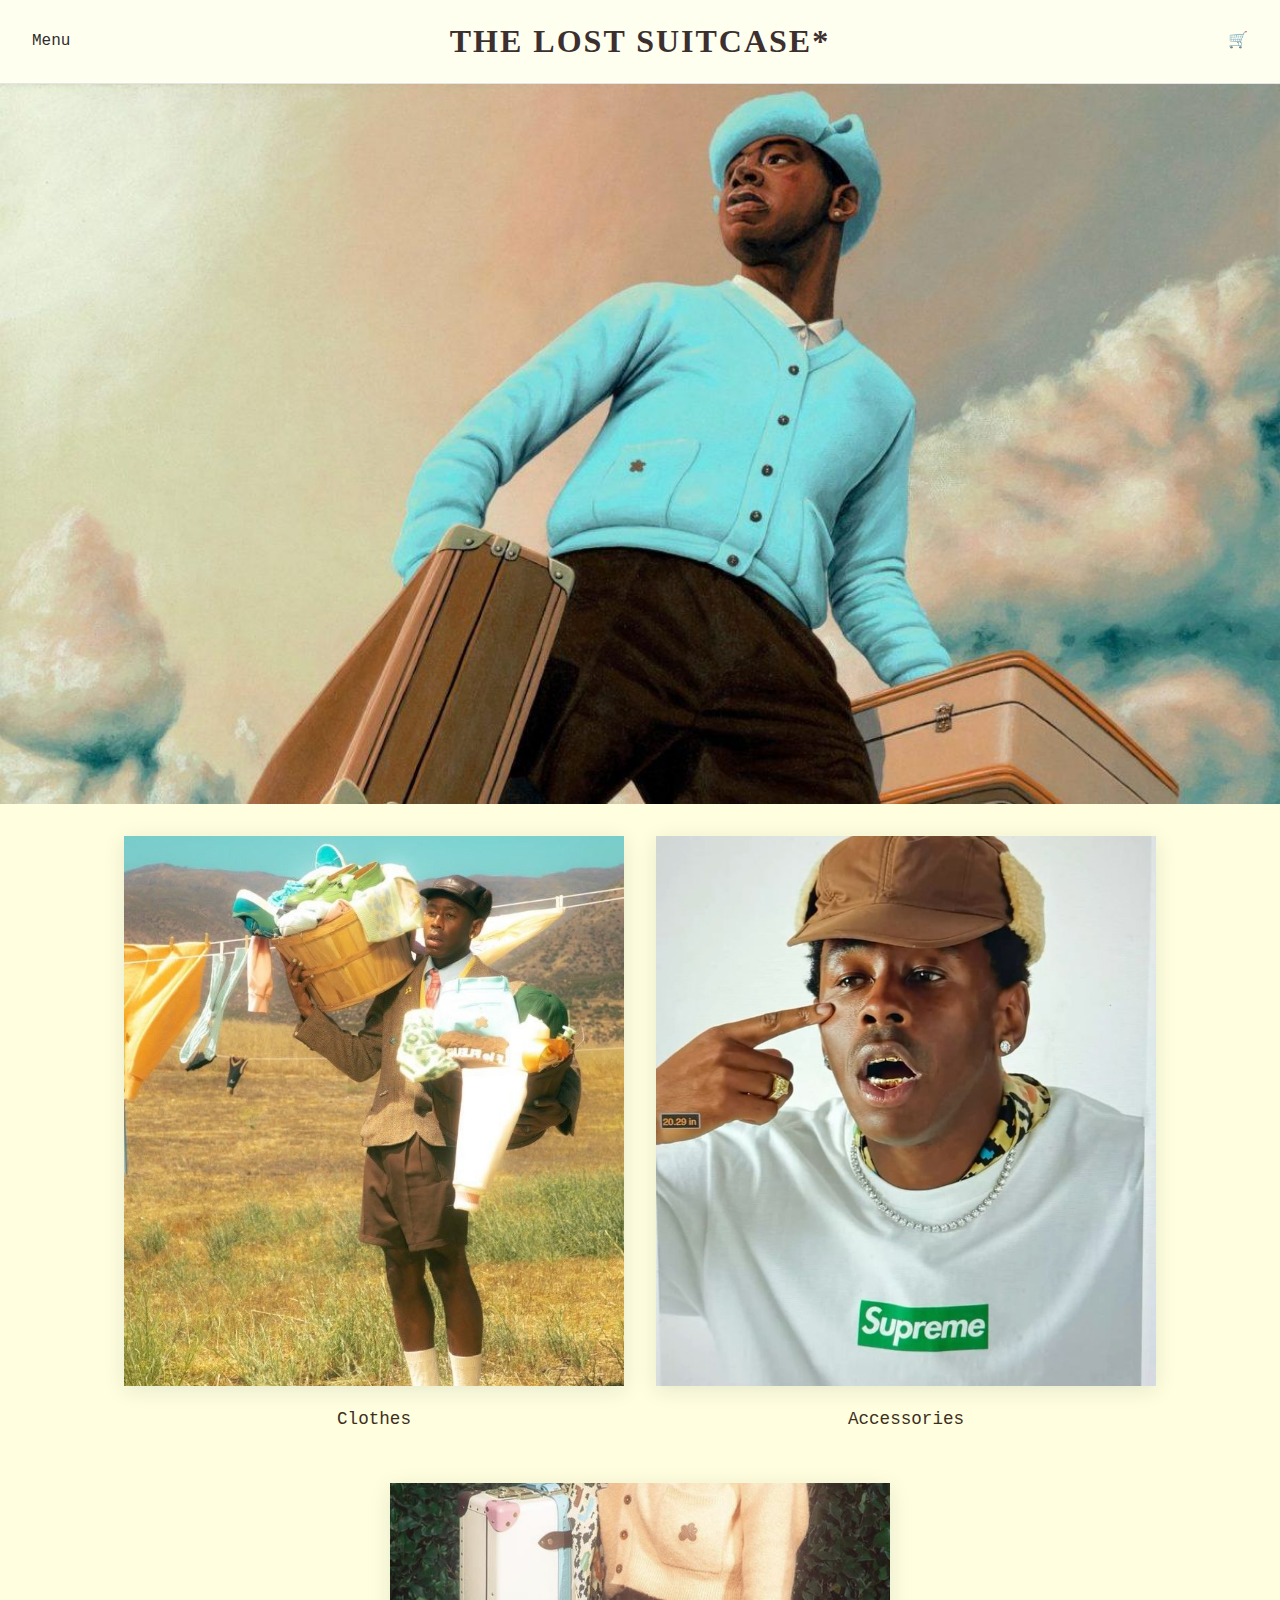
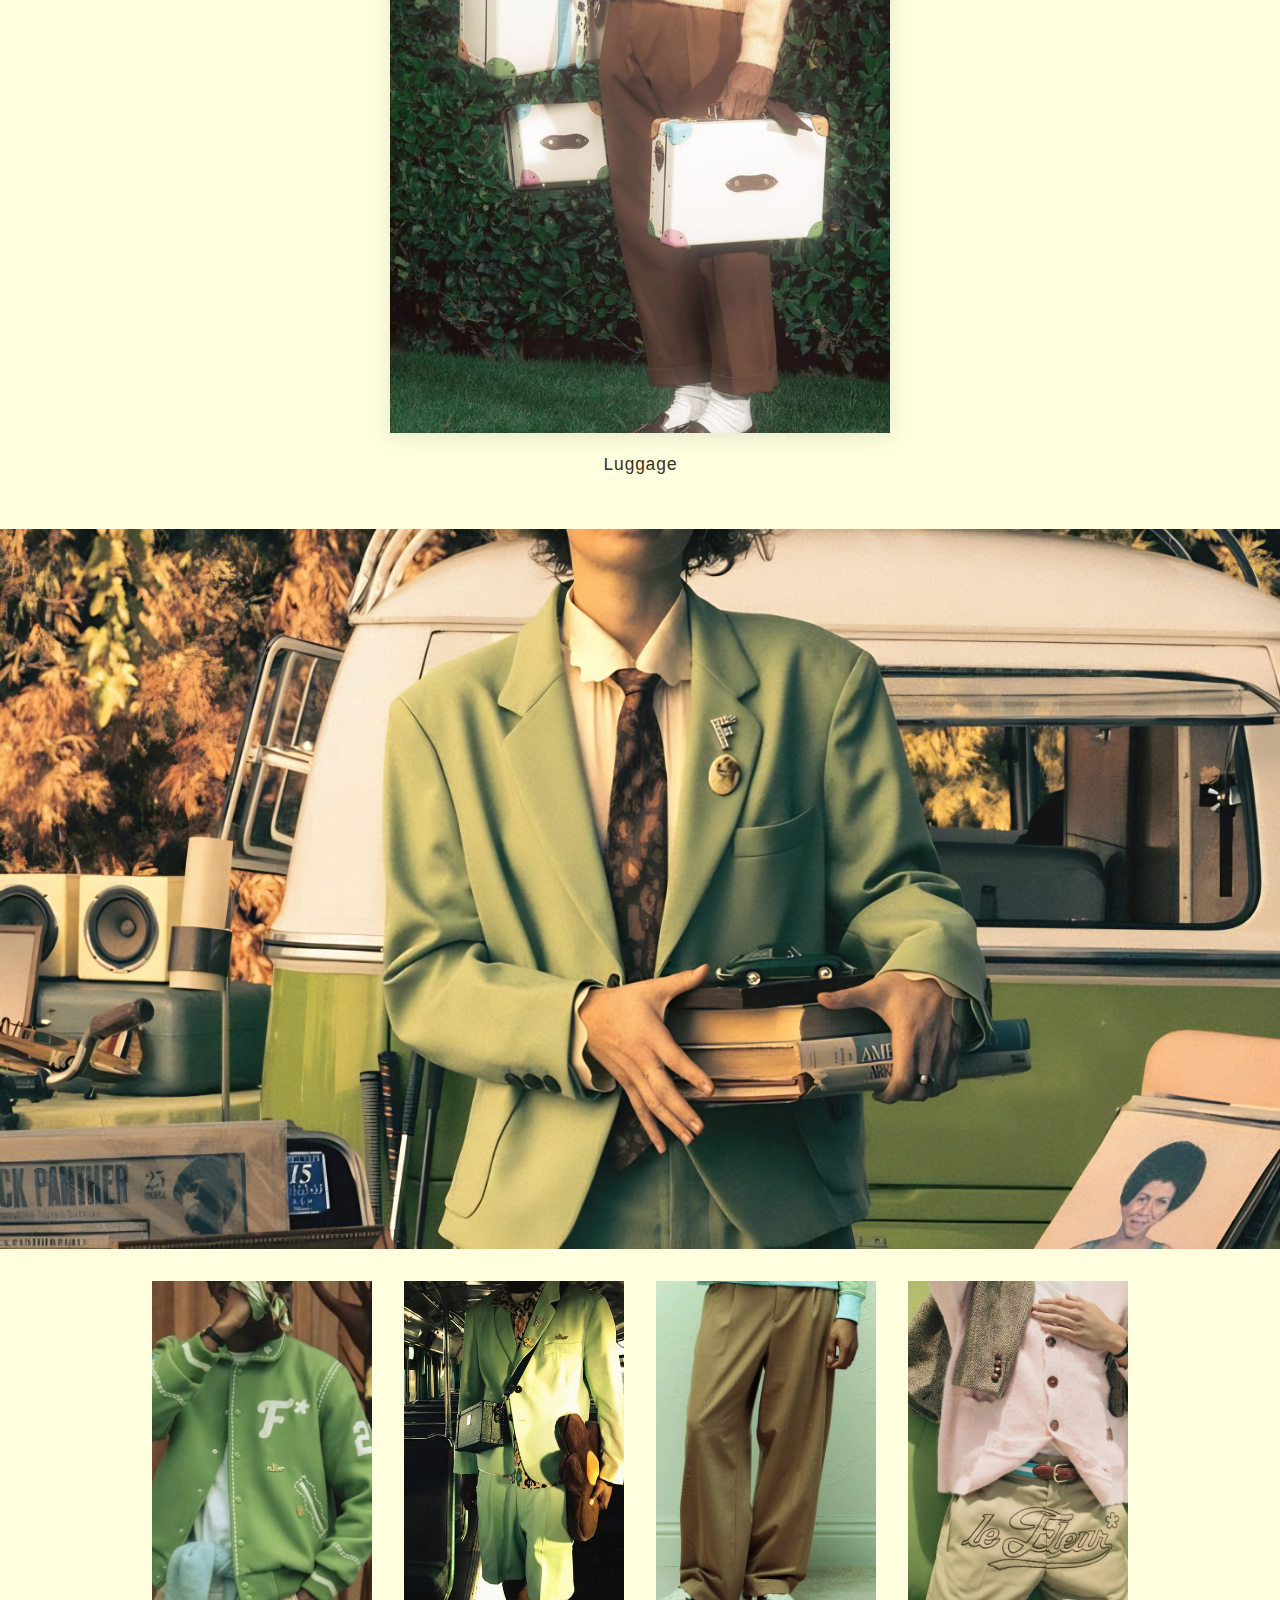
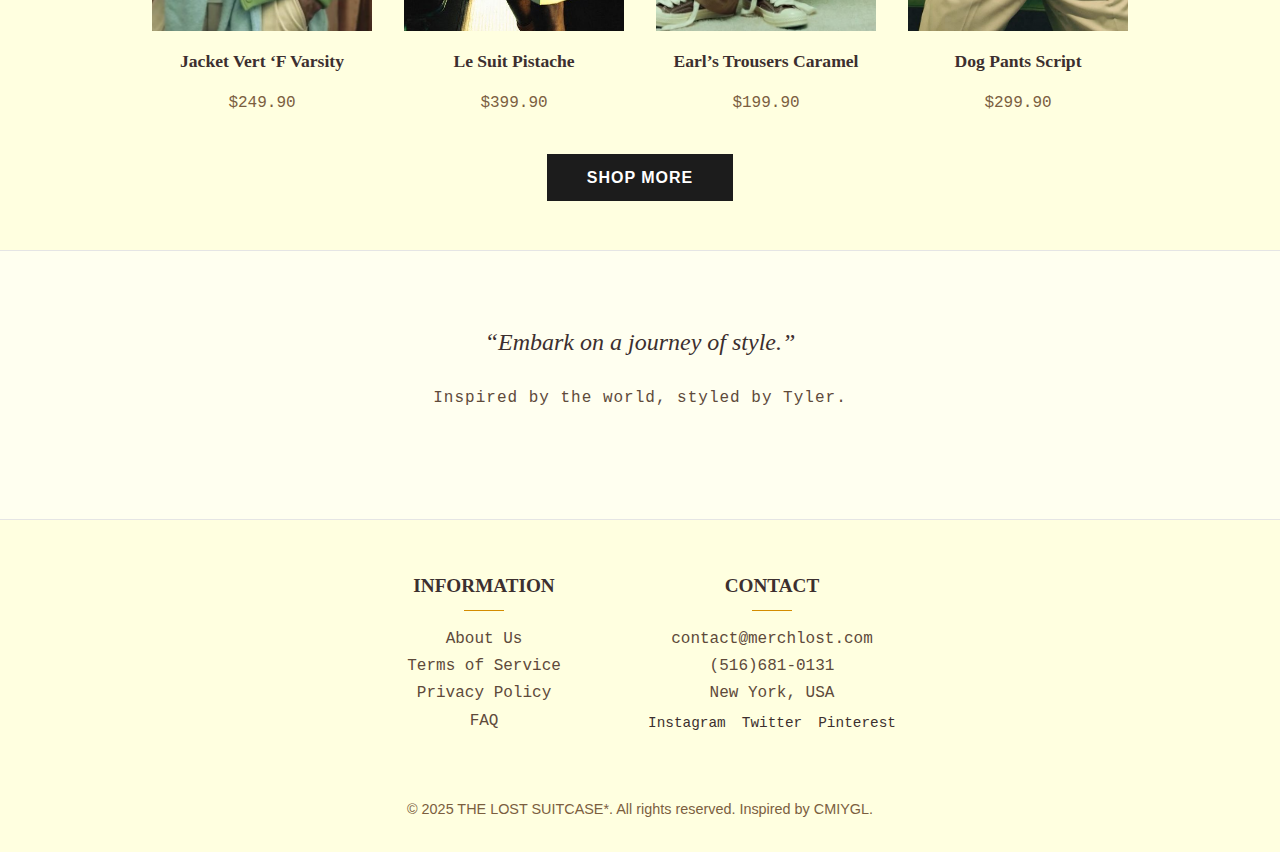
<file: index.html>
<!DOCTYPE html>
<html lang="en">
<head>
  <meta charset="UTF-8" />
  <meta name="viewport" content="width=device-width, initial-scale=1.0"/>
  <title>THE LOST SUITCASE*</title>
  <link rel="stylesheet" href="style.css">
</head>
<body>

  <header class="site-header">
    <nav class="navbar">
      <div class="nav-left">
        <a href="#" class="menu-link">Menu</a>
      </div>
      <div class="nav-center">
        <h1 class="site-title">THE LOST SUITCASE*</h1>
      </div>
      <div class="nav-right">
        <a href="cadastro/index.html" class="cart-link">🛒</a>
      </div>
    </nav>
  </header>
  
  
  <section class="banner">
    <img src="img/6519945.jpg" alt="Banner da loja">
  </section>

<section class="categorias">
  <div class="categoria">
    <img src="img/Tyler, The Creator.jpg" alt="Categoria: Clothes">
    <p>Clothes</p>
  </div>
  <div class="categoria">
    <img src="img/acessorio.jpg" alt="Categoria: Accessories">
    <p>Accessories</p>
  </div>
  <div class="categoria">
    <img src="img/baixados.jpg" alt="Categoria: Luggage">
    <p>Luggage</p>
  </div>
</section>
  

  <section class="colecao">
    <img src="img/Made with insMind-GOLF le FLEUR_.jpg" alt="Coleção atual">
  </section>

<section class="produtos">
  <div class="produto">
    <img src="img/Tyler for Le FLUER_ drop ⭐️🧳.jpg" alt="Jacket Vert ‘F Varsity">
    <h3>Jacket Vert ‘F Varsity</h3>
    <p>$249.90</p>
  </div>
  <div class="produto">
    <img src="img/roupinha.jpg" alt="Le Suit Pistache">
    <h3>Le Suit Pistache</h3>
    <p>$399.90</p>
  </div>
  <div class="produto">
    <img src="img/calça.jpg" alt="Earl’s Trousers Caramel">
    <h3>Earl’s Trousers Caramel</h3>
    <p>$199.90</p>
  </div>
  <div class="produto">
    <img src="img/Dog Pants by Le Fleur_ (2024).jpg" alt="Dog Pants Script">
    <h3>Dog Pants Script</h3>
    <p>$299.90</p>
  </div>
</section>
  

  <div class="botao-shop">
    <a href="#" class="shop-btn">SHOP MORE</a>
  </div>

  <section class="inspiracao-final">
    <p class="frase-estilo">“Embark on a journey of style.”</p>
    <p class="assinatura-estilo">Inspired by the world, styled by Tyler.</p>
  </section>  

  <footer>
    <div class="footer-info">
      <div class="info-section">
        <h3>INFORMATION</h3>
        <ul>
          <li>About Us</li>
          <li>Terms of Service</li>
          <li>Privacy Policy</li>
          <li>FAQ</li>
        </ul>
      </div>
    
      <div class="info-section">
        <h3>CONTACT</h3>
        <ul>
          <li>contact@merchlost.com</li>
          <li>(516)681-0131</li>
          <li>New York, USA</li>
        </ul>
        <div class="social-media">
          <a href="#">Instagram</a>
          <a href="#">Twitter</a>
          <a href="#">Pinterest</a>
        </div>
      </div>
    </div>
    
    <div class="copyright">
      <p>© 2025 THE LOST SUITCASE*. All rights reserved. Inspired by CMIYGL.</p>
    </div>
  </footer>

</body>
</html>
</file>
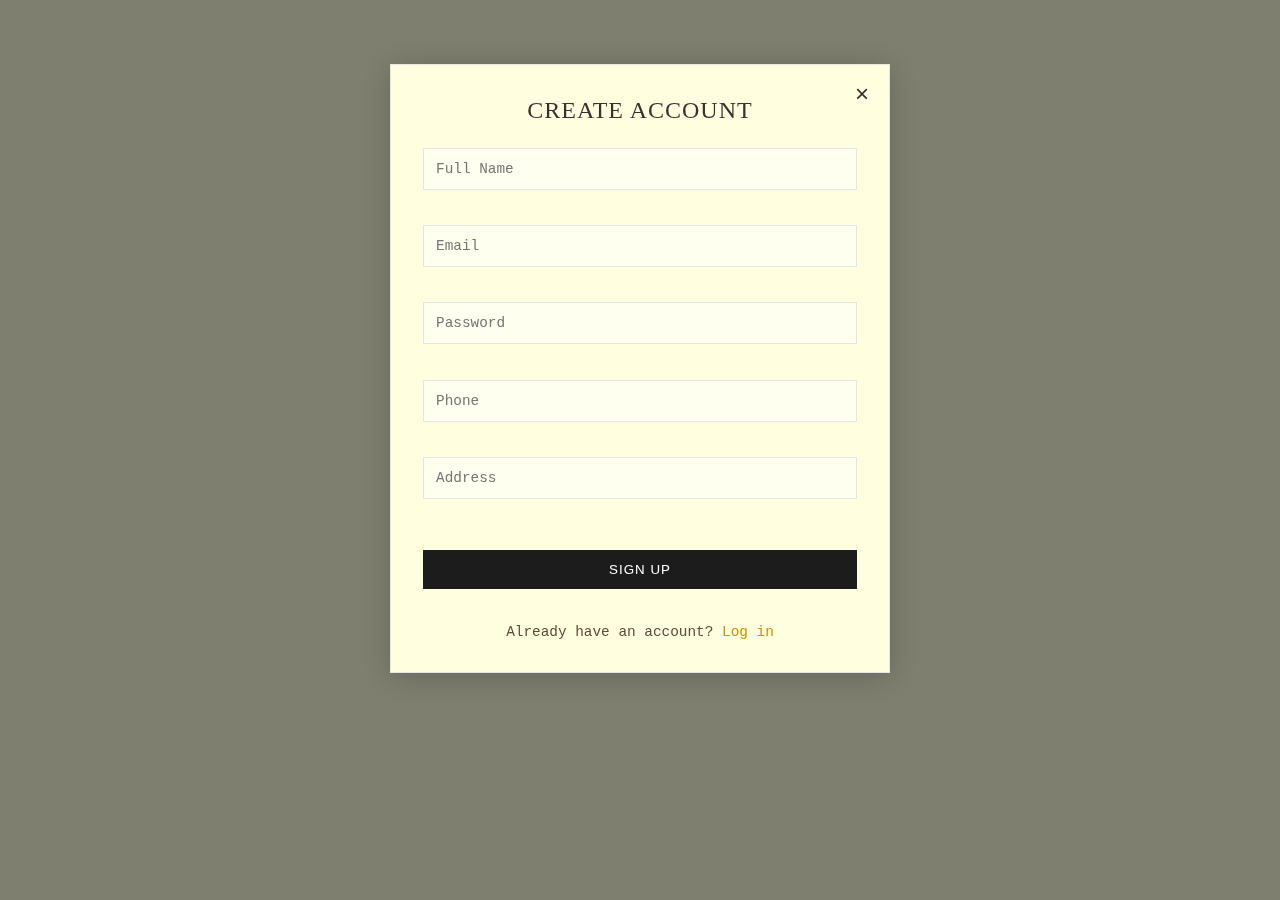
<file: cadastro/index.html>
<!DOCTYPE html>
<html lang="pt-br">
<head>
  <meta charset="UTF-8" />
  <meta name="viewport" content="width=device-width, initial-scale=1.0"/>
  <title>THE LOST SUITCASE*</title>
  <link rel="stylesheet" href="style.css">
</head>
<body>
  <div id="cadastroModal" class="modal" style="display: block;">
    <div class="modal-content">
      <span class="close-modal">&times;</span>
      <h2 class="modal-title">CREATE ACCOUNT</h2>
      <form class="cadastro-form">
        <div class="form-group">
          <input type="text" id="nome" placeholder="Full Name" required>
        </div>
        <div class="form-group">
          <input type="email" id="email" placeholder="Email" required>
        </div>
        <div class="form-group">
          <input type="password" id="senha" placeholder="Password" required>
        </div>
        <div class="form-group">
          <input type="tel" id="telefone" placeholder="Phone">
        </div>
        <div class="form-group">
          <input type="text" id="endereco" placeholder="Address">
        </div>
        <button type="submit" class="submit-btn">SIGN UP</button>
        <p class="login-link">Already have an account? <a href="#">Log in</a></p>
      </form>
    </div>
  </div>

  <script>
    document.querySelector('.close-modal').addEventListener('click', function() {
      document.getElementById('cadastroModal').style.display = 'none';
    });

    window.addEventListener('click', function(event) {
      if (event.target == document.getElementById('cadastroModal')) {
        document.getElementById('cadastroModal').style.display = 'none';
      }
    });
  </script>
</body>
</html>
</file>
<file: style.css>
body {
      margin: 0;
      font-family: 'Inter', sans-serif;
      background-color: #FFFFE0;
      color: #1c1c1c;
      font-size: 16px;
      line-height: 1.6;
    }

    .logo {
      font-family: 'Libre Baskerville', serif;
      text-transform: uppercase;
      letter-spacing: 2px;
      font-size: 1.8rem;
      text-align: center;
      margin: 20px 0;
    }

    .container {
      max-width: 1200px;
      margin: 0 auto;
      padding: 0 20px;
    }

    .site-header {
      background-color: #fffff0;
      padding: 1rem 2rem;
      border-bottom: 1px solid #e5e5e5;
      position: sticky;
      top: 0;
      z-index: 999;
      text-align: center; 
      display: block;     
    }

    .navbar {
      display: flex;
      justify-content: space-between;
      align-items: center;
    }

    .nav-left, .nav-center, .nav-right {
      flex: 1;
      display: flex;
      align-items: center;
      justify-content: center;
    }

    .nav-left { justify-content: flex-start; }
    .nav-right { justify-content: flex-end; }

    .menu-link, .cart-link {
      text-decoration: none;
      color: #2e2e2e;
      font-weight: 500;
      font-family: 'Courier New', monospace;
      font-size: 1rem;
      transition: color 0.3s ease;
    }

    .menu-link:hover, .cart-link:hover {
      color: #d48c00;
    }

    .site-title {
      font-family: 'Georgia', serif;
      font-size: 2rem;
      font-weight: bold;
      letter-spacing: 2px;
      color: #3c2f2f;
      margin: 0; 
    }

    .banner img,
    .colecao img {
      width: 100%;
      height: auto;
      display: block;
    }

/* CATEGORIAS */
.categorias {
  display: flex;
  flex-wrap: wrap;
  justify-content: center;
  gap: 2rem;
  padding: 2rem;
  background-color: #FFFFE0;
}

.categoria {
  text-align: center;
  transition: transform 0.3s ease;
}

.categoria img {
  width: 500px;
  height: 550px;
  object-fit: cover;
  box-shadow: 0 4px 20px rgba(0, 0, 0, 0.1);
}

.categoria p {
  margin-top: 0.7rem;
  font-family: 'Courier New', monospace;
  font-size: 1.1rem;
  color: #3e2f1c;
}

.categoria:hover {
  transform: scale(1.05);
}


/* PRODUTOS */
.produtos {
  display: flex;
  flex-wrap: wrap;
  justify-content: center;
  gap: 2rem;
  padding: 2rem;
  background-color: #FFFFE0;
}

.produto {
  width: 220px;
  text-align: center;
  transition: transform 0.3s ease;
}

.produto img {
  width: 100%;
  height: 350px;
  object-fit: cover;
}

.produto h3 {
  margin: 0.5rem 0 0.3rem;
  font-family: 'Georgia', serif;
  font-size: 1.1rem;
  color: #3c2f2f;
}

.produto p {
  font-family: 'Courier New', monospace;
  font-size: 1rem;
  color: #7b5e3f;
}

.produto:hover {
  transform: scale(1.05);
}


    .botao-shop {
      text-align: center;
      margin-bottom: 60px;
    }

    .shop-btn {
      background-color: #1c1c1c;
      color: #fff;
      padding: 15px 40px;
      text-transform: uppercase;
      font-weight: bold;
      letter-spacing: 1px;
      border: none;
      text-decoration: none;
      transition: background-color 0.3s ease;
    }

    .shop-btn:hover {
      background-color: #444;
    }

    .inspiracao-final { 
      display: flex;
      flex-direction: column;
      align-items: center; 
      justify-content: center; 
      text-align: center; 
      background-color: #fffff0;
      padding: 3rem 1rem;
      border-top: 1px solid #e5e5e5;
      font-family: 'Georgia', serif;
    }

    .frase-estilo {
      font-size: 1.5rem;
      font-style: italic;
      color: #3c2f2f;
      margin-bottom: 0.5rem;
    }

    .assinatura-estilo {
      font-size: 1rem;
      color: #5e4a3b;
      font-family: 'Courier New', monospace;
      letter-spacing: 1px;
      margin-bottom: 60px;
    }

    .footer-info {
      display: flex;
      justify-content: center;
      gap: 4rem;
      text-align: center;
      padding: 2rem 0;
      font-family: 'Courier New', monospace;
      color: #5e4a3b;
      border-top: 1px solid #e5e5e5;
    }

    .info-section {
      min-width: 200px;
    }

    .info-section h3 {
      font-family: 'Libre Baskerville', serif;
      font-size: 1.2rem;
      color: #3c2f2f;
      margin-bottom: 1rem;
      position: relative;
    }

    .info-section h3::after {
      content: '';
      display: block;
      width: 40px;
      height: 1px;
      background: #d48c00;
      margin: 0.5rem auto;
    }

    .info-section ul {
      list-style: none;
      padding: 0;
      margin: 0;
    }

    .info-section li {
      margin-bottom: 0.1rem;
    }

    .social-media {
      margin-top: 0.3rem;
      display: flex;
      justify-content: center;
      gap: 1rem;
    }

    .social-media a {
      color: #3c2f2f;
      text-decoration: none;
      font-size: 0.9rem;
      transition: color 0.3s ease;
    }

    .social-media a:hover {
      color: #d48c00;
    }

    .copyright {
      text-align: center;
      padding: 1rem 0;
      font-size: 0.9rem;
      color: #7b5e3f;
    }
</file>
<file: cadastro/style.css>
* {
  margin: 0;
  padding: 0;
  box-sizing: border-box;
}

body {
  font-family: 'Inter', sans-serif;
  background-color: #FFFFE0;
  color: #1c1c1c;
}

.modal {
  display: none;
  position: fixed;
  z-index: 1000;
  left: 0;
  top: 0;
  width: 100%;
  height: 100%;
  background-color: rgba(0, 0, 0, 0.5);
  -webkit-backdrop-filter: blur(5px);
  backdrop-filter: blur(5px);
}

.modal-content {
  background-color: #FFFFE0;
  margin: 5% auto;
  padding: 2rem;
  border: 1px solid #e5e5e5;
  width: 90%;
  max-width: 500px;
  position: relative;
  box-shadow: 0px 4px 30px rgba(0, 0, 0, 0.2);
  animation: fadeIn 0.3s;
}

@keyframes fadeIn {
  from { opacity: 0; transform: translateY(-20px); }
  to { opacity: 1; transform: translateY(0); }
}

.close-modal {
  position: absolute;
  right: 20px;
  top: 15px;
  font-size: 1.5rem;
  color: #3c2f2f;
  cursor: pointer;
  transition: color 0.2s;
}

.close-modal:hover {
  color: #d48c00;
}

.modal-title {
  font-family: 'Libre Baskerville', serif;
  color: #3c2f2f;
  text-align: center;
  margin-bottom: 1.5rem;
  letter-spacing: 1px;
  font-weight: normal;
}

.cadastro-form {
  display: flex;
  flex-direction: column;
  gap: 1.2rem;
}

.form-group {
  margin-bottom: 1rem;
}

.form-group input {
  width: 100%;
  padding: 12px;
  border: 1px solid #e5e5e5;
  background-color: #fffff0;
  font-family: 'Courier New', monospace;
  color: #3c2f2f;
  font-size: 0.9rem;
  transition: border-color 0.3s;
}

.form-group input:focus {
  outline: none;
  border-color: #d48c00;
}

.submit-btn {
  background-color: #1c1c1c;
  color: #fff;
  padding: 12px;
  border: none;
  font-family: 'Inter', sans-serif;
  font-weight: 500;
  letter-spacing: 1px;
  cursor: pointer;
  transition: background-color 0.3s;
  margin-top: 1rem;
  width: 100%;
}

.submit-btn:hover {
  background-color: #444;
}

.login-link {
  text-align: center;
  font-family: 'Courier New', monospace;
  color: #5e4a3b;
  font-size: 0.9rem;
  margin-top: 1rem;
}

.login-link a {
  color: #d48c00;
  text-decoration: none;
  transition: color 0.2s;
}

.login-link a:hover {
  color: #b37700;
  text-decoration: underline;
}

/* Responsividade */
@media (max-width: 600px) {
  .modal-content {
    padding: 1.5rem;
    margin: 10% auto;
  }
  
  .form-group input {
    padding: 10px;
  }
}
</file>
